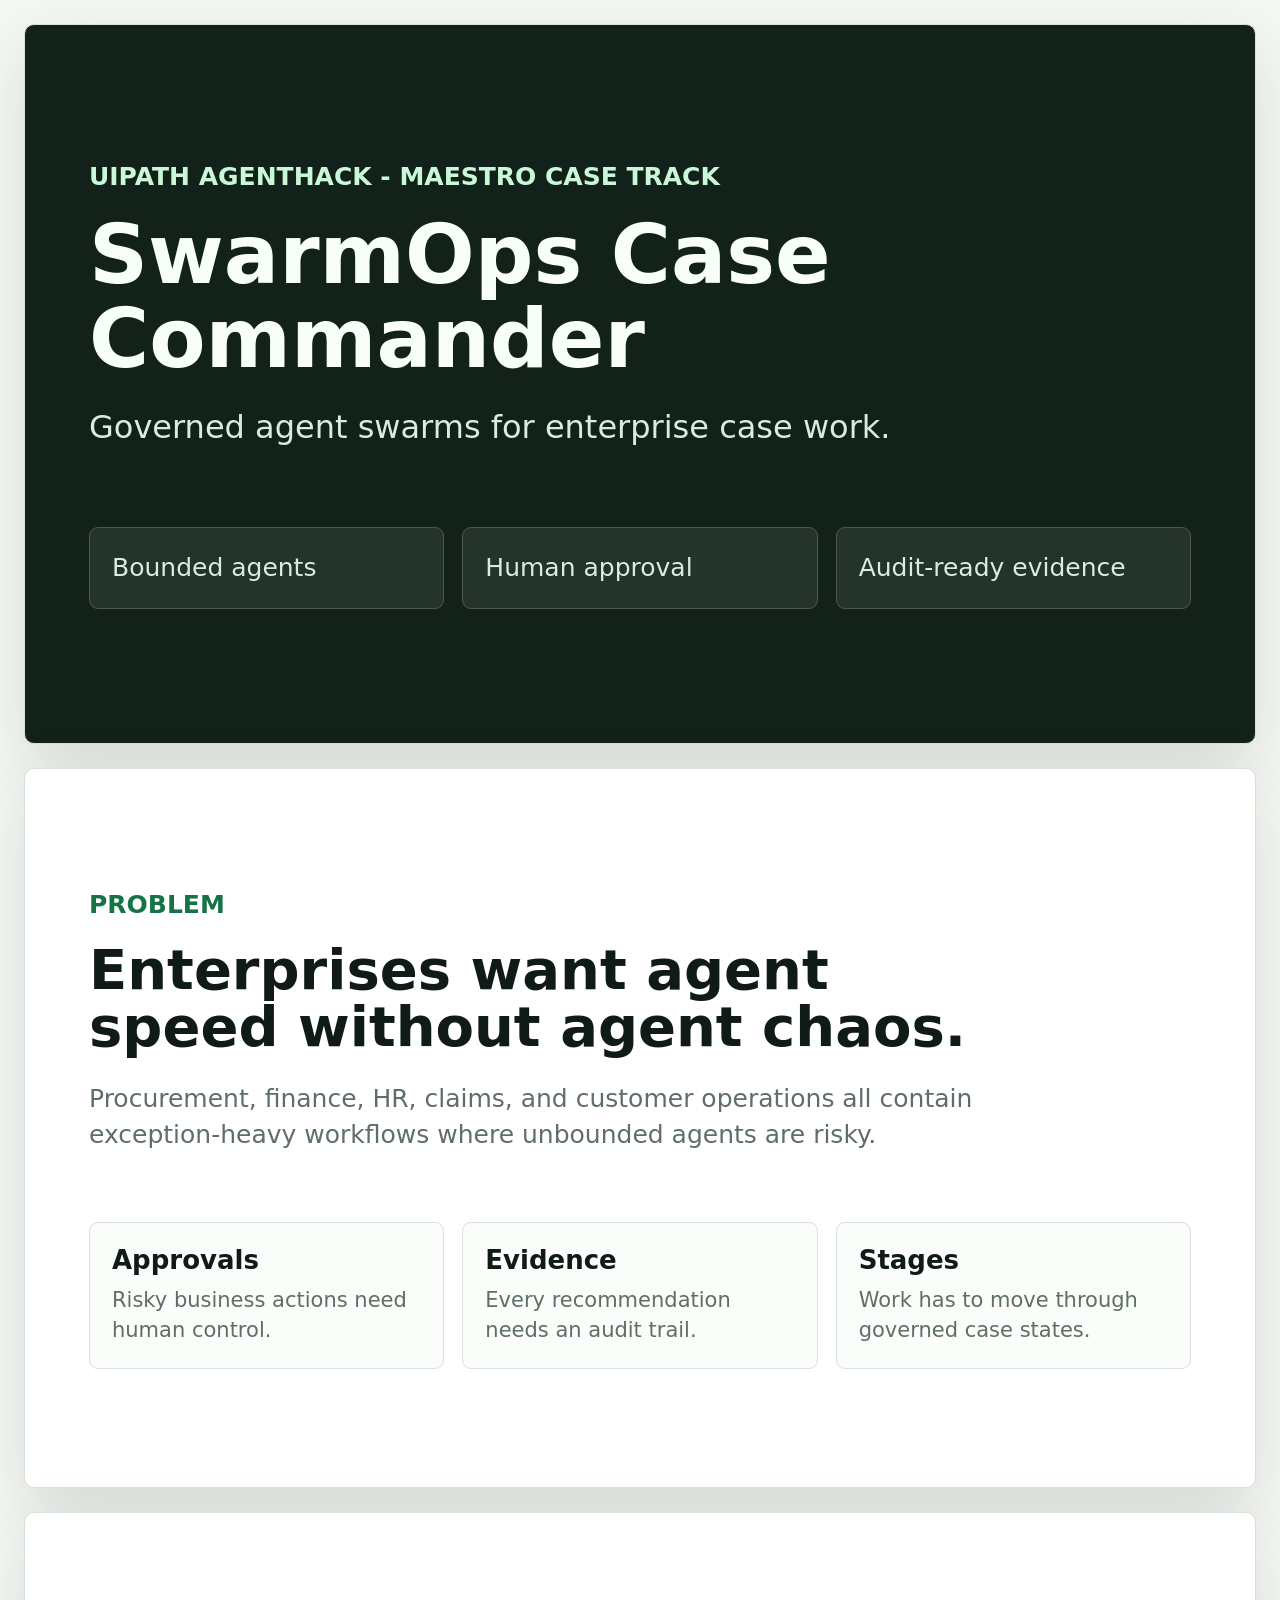
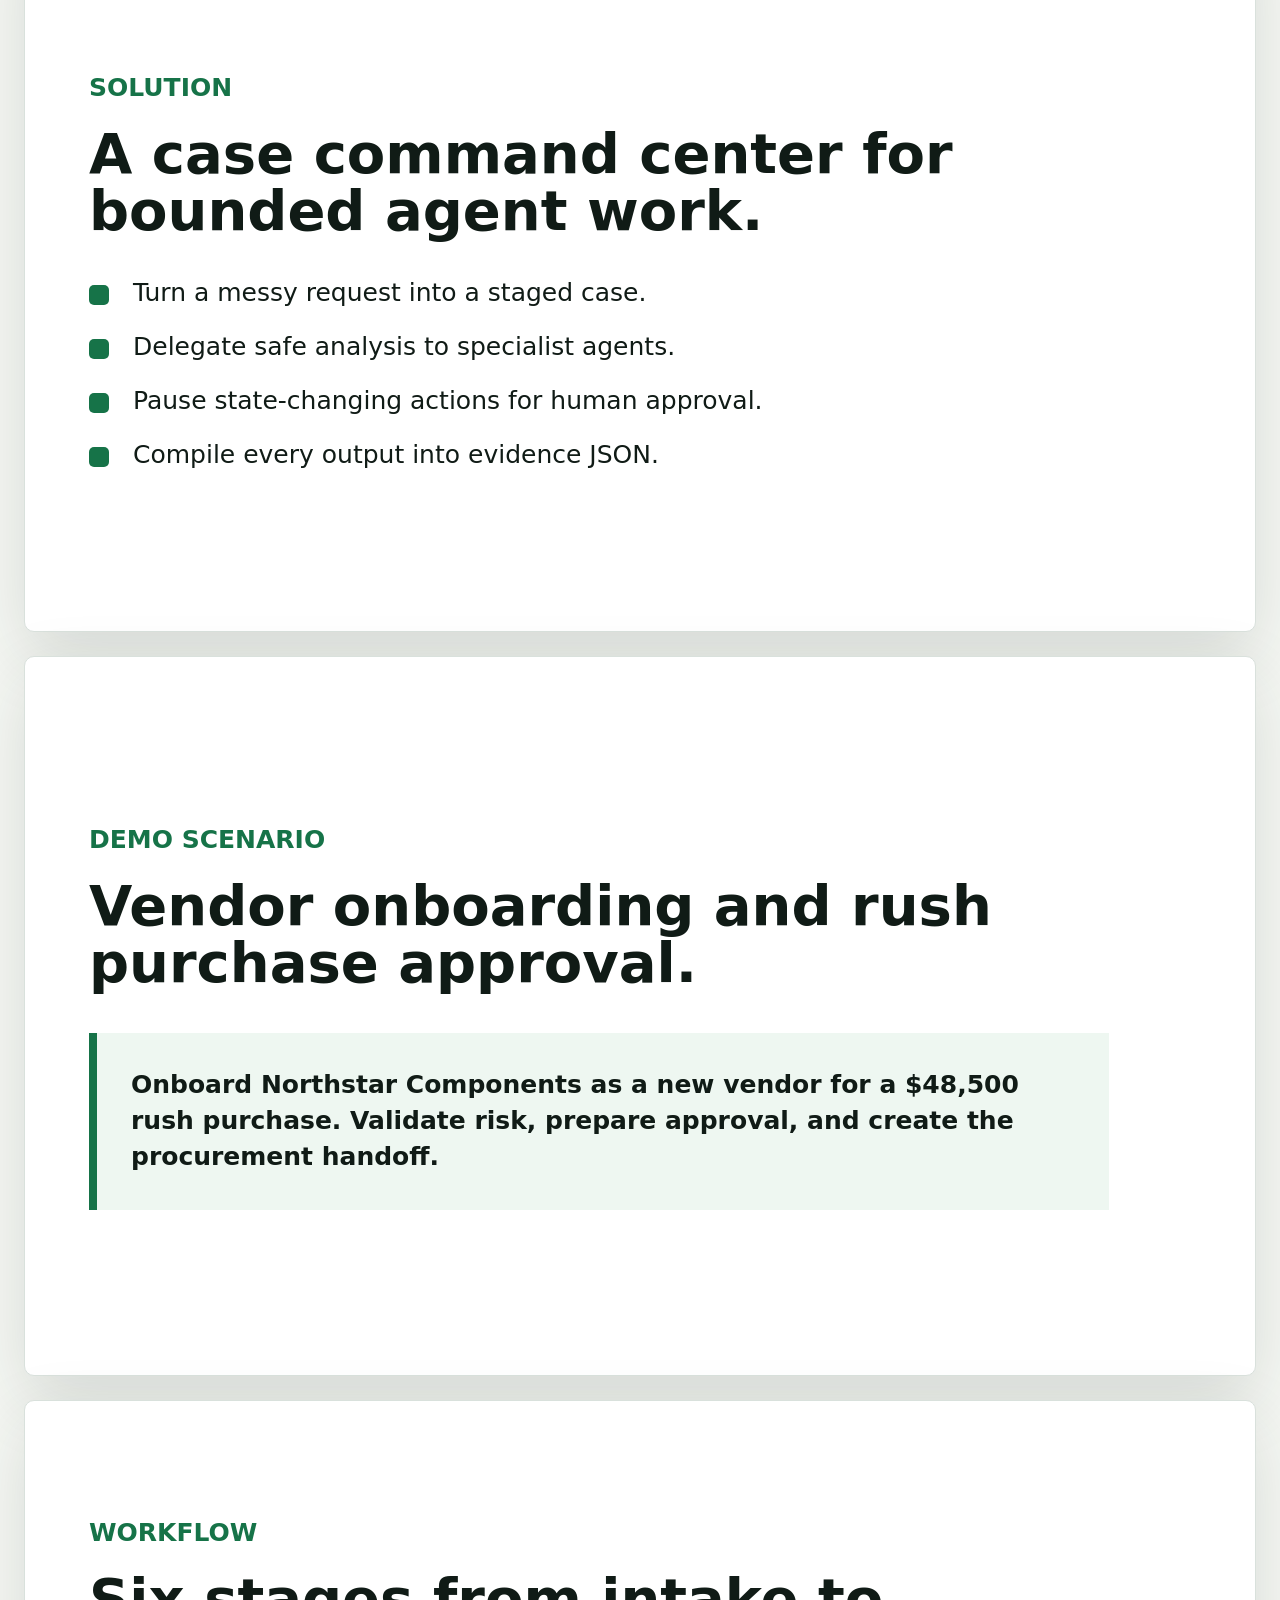
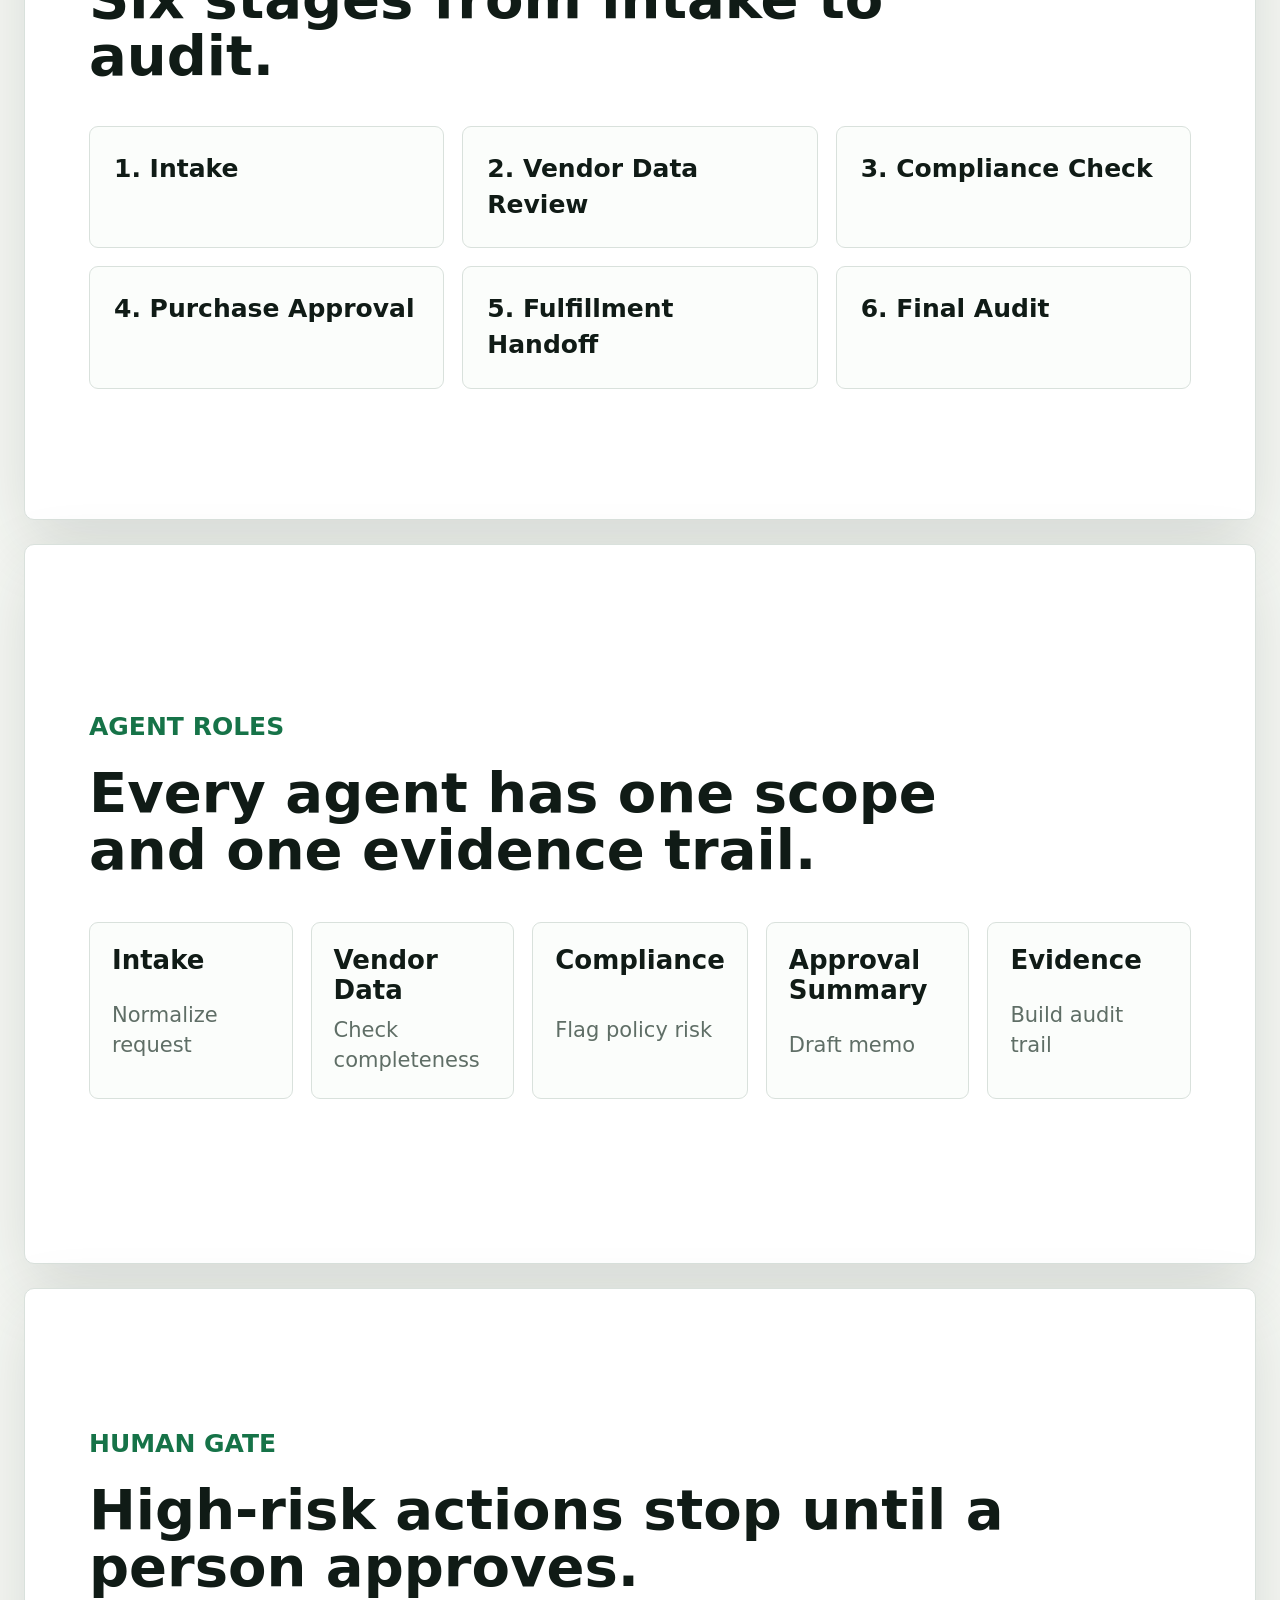
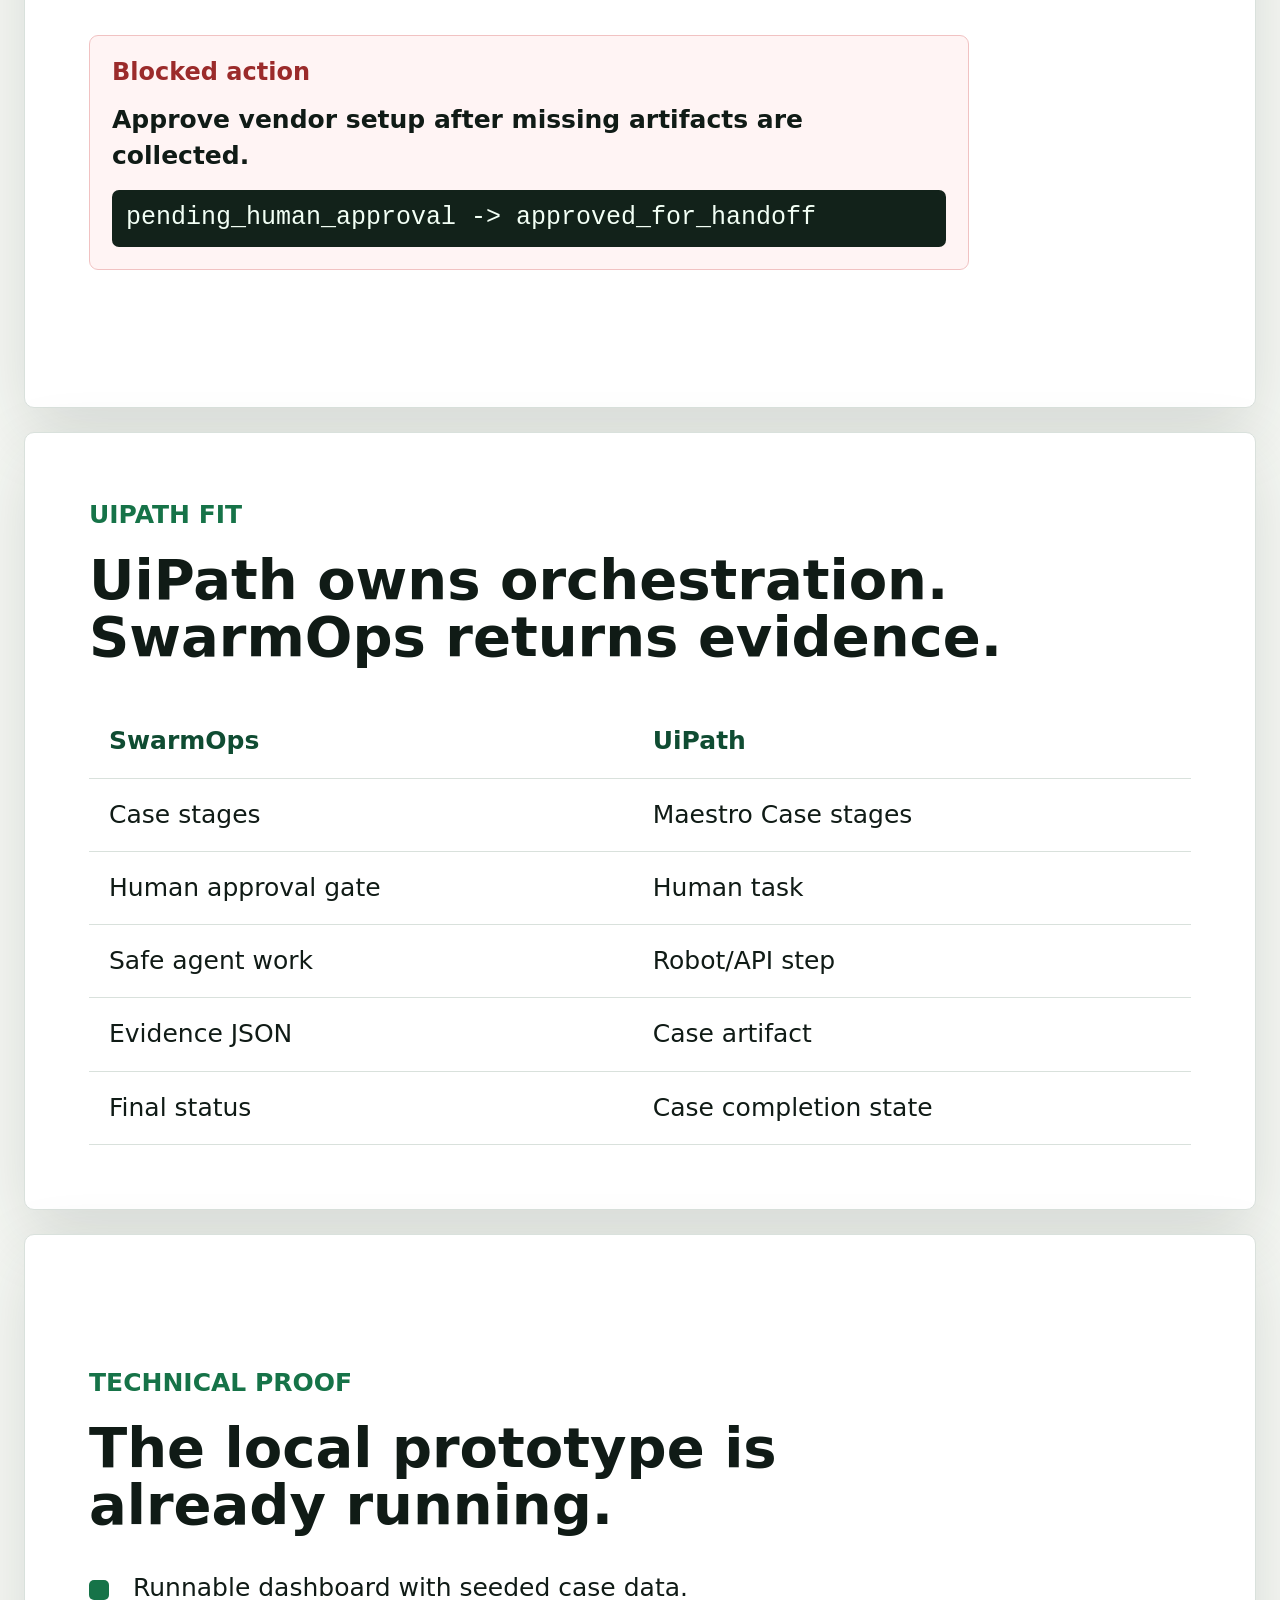
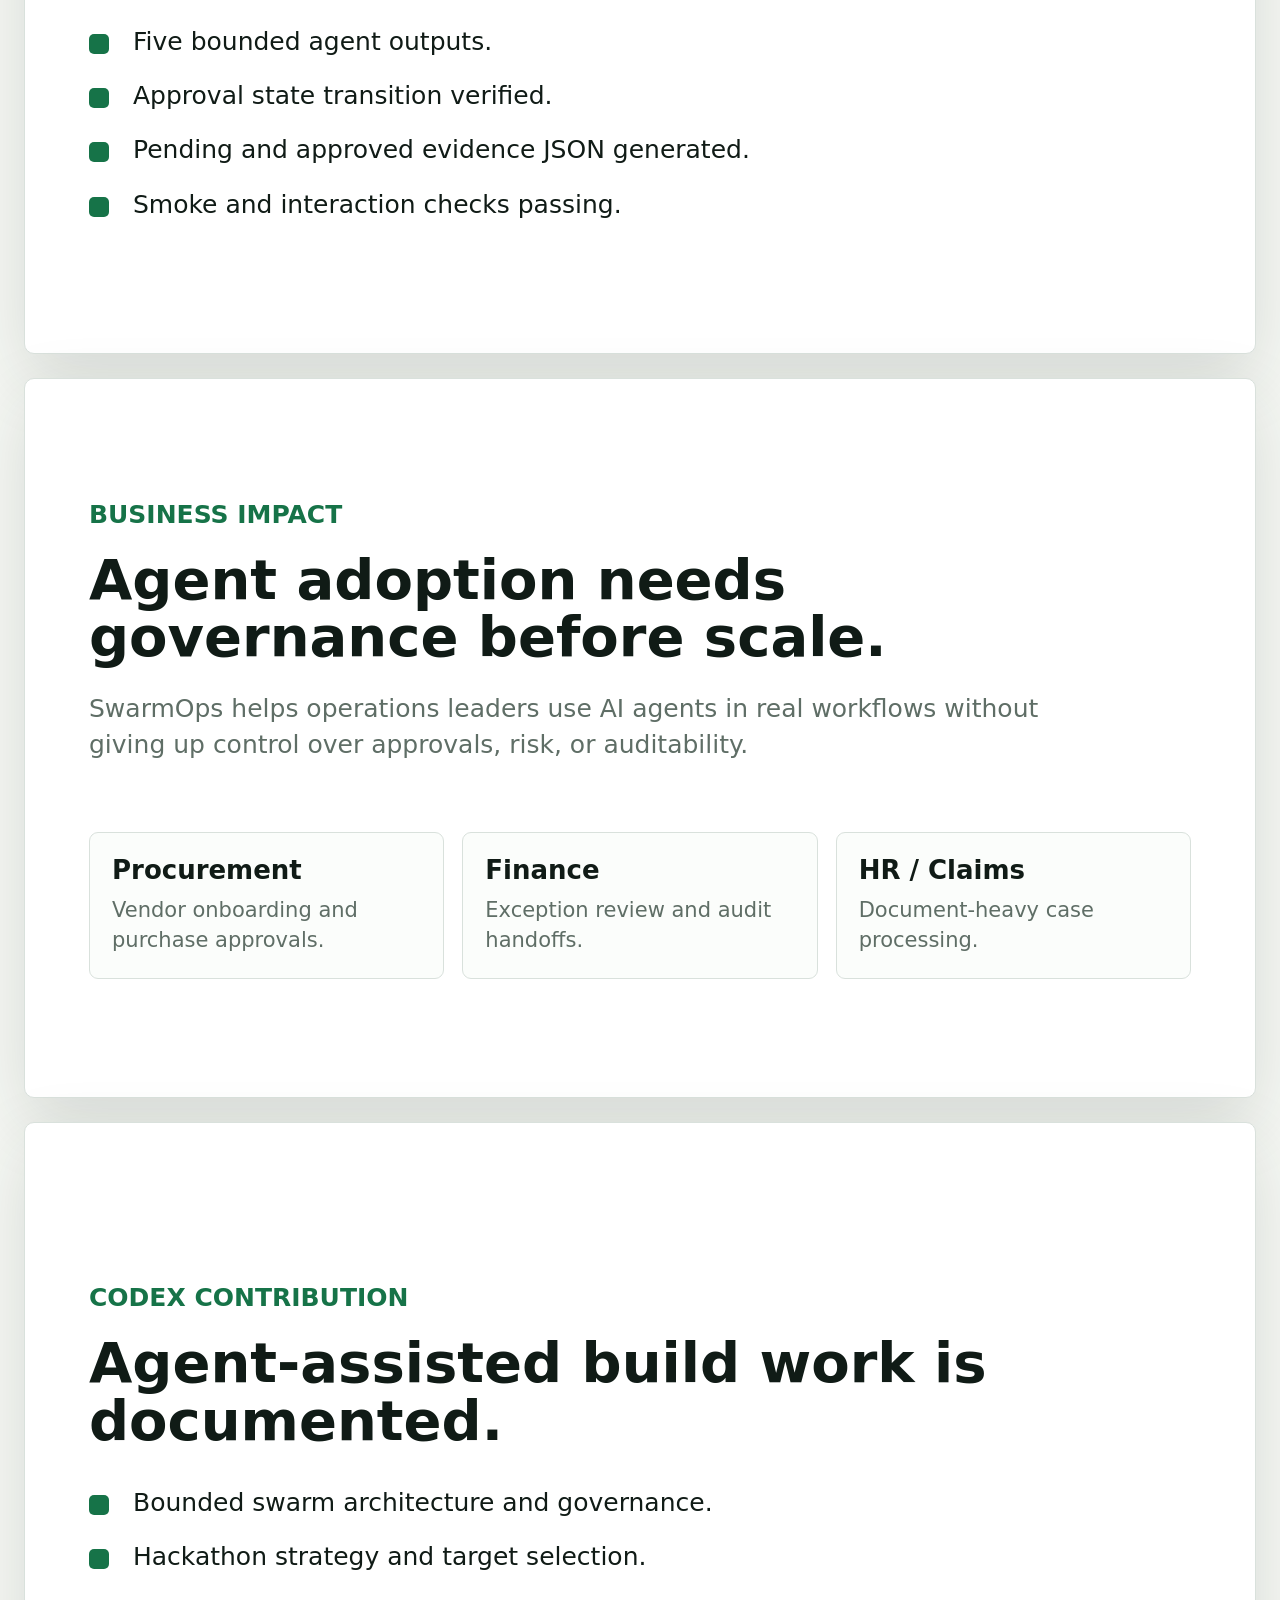
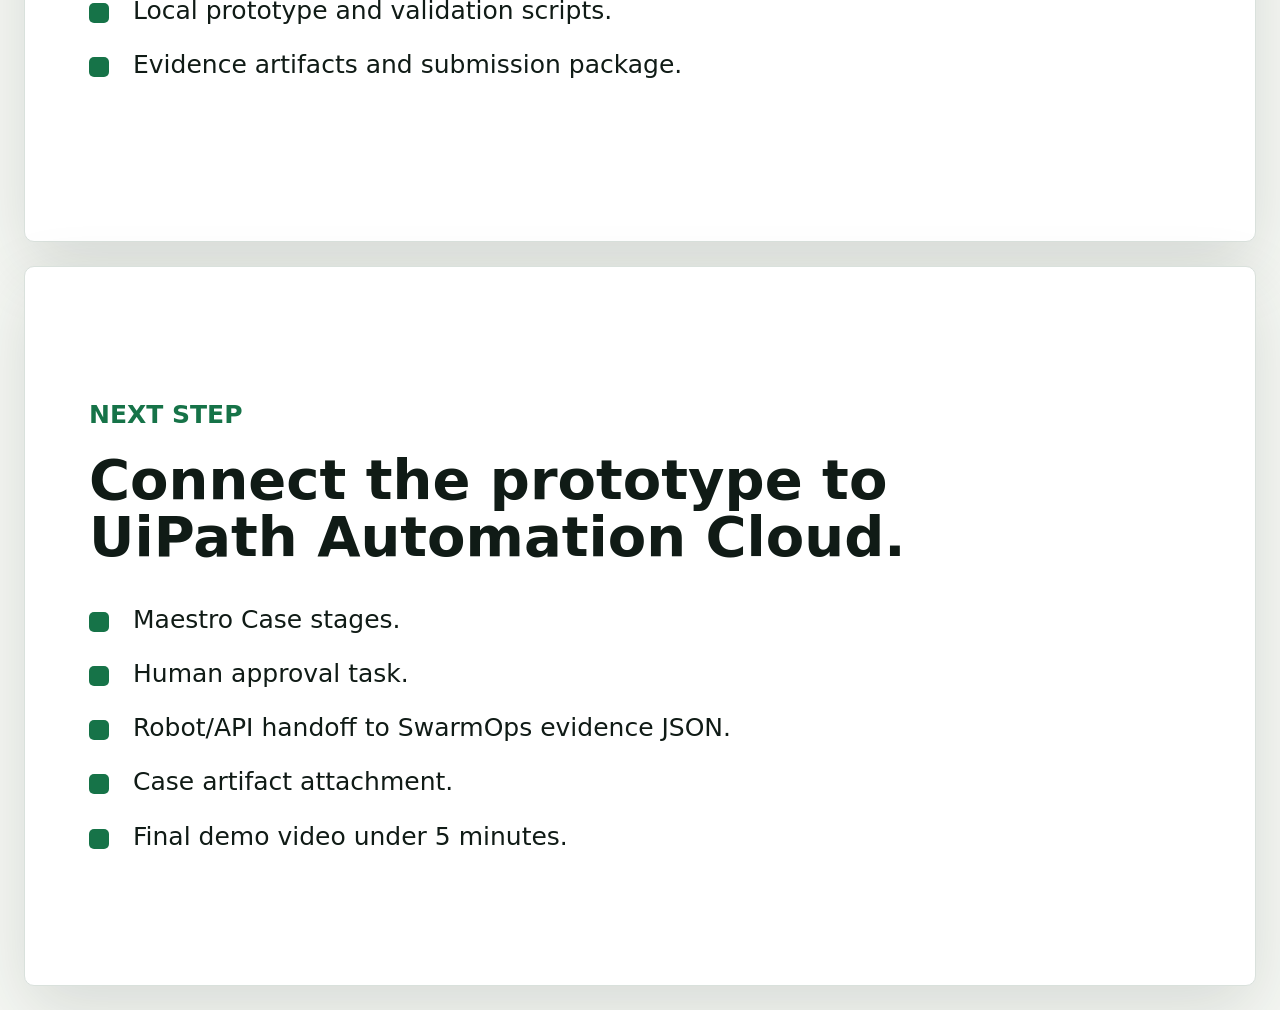
<file: deck/index.html>
<!doctype html>
<html lang="en">
  <head>
    <meta charset="utf-8">
    <meta name="viewport" content="width=device-width, initial-scale=1">
    <title>SwarmOps Case Commander Deck</title>
    <link rel="stylesheet" href="./slides.css">
  </head>
  <body>
    <main class="deck">
      <section class="slide title-slide">
        <p class="eyebrow">UiPath AgentHack - Maestro Case Track</p>
        <h1>SwarmOps Case Commander</h1>
        <p class="subtitle">Governed agent swarms for enterprise case work.</p>
        <div class="title-grid">
          <span>Bounded agents</span>
          <span>Human approval</span>
          <span>Audit-ready evidence</span>
        </div>
      </section>

      <section class="slide">
        <p class="eyebrow">Problem</p>
        <h2>Enterprises want agent speed without agent chaos.</h2>
        <p>Procurement, finance, HR, claims, and customer operations all contain exception-heavy workflows where unbounded agents are risky.</p>
        <div class="three-col">
          <article><strong>Approvals</strong><span>Risky business actions need human control.</span></article>
          <article><strong>Evidence</strong><span>Every recommendation needs an audit trail.</span></article>
          <article><strong>Stages</strong><span>Work has to move through governed case states.</span></article>
        </div>
      </section>

      <section class="slide">
        <p class="eyebrow">Solution</p>
        <h2>A case command center for bounded agent work.</h2>
        <ul class="check-list">
          <li>Turn a messy request into a staged case.</li>
          <li>Delegate safe analysis to specialist agents.</li>
          <li>Pause state-changing actions for human approval.</li>
          <li>Compile every output into evidence JSON.</li>
        </ul>
      </section>

      <section class="slide">
        <p class="eyebrow">Demo Scenario</p>
        <h2>Vendor onboarding and rush purchase approval.</h2>
        <blockquote>
          Onboard Northstar Components as a new vendor for a $48,500 rush purchase. Validate risk, prepare approval, and create the procurement handoff.
        </blockquote>
      </section>

      <section class="slide">
        <p class="eyebrow">Workflow</p>
        <h2>Six stages from intake to audit.</h2>
        <ol class="stage-flow">
          <li>Intake</li>
          <li>Vendor Data Review</li>
          <li>Compliance Check</li>
          <li>Purchase Approval</li>
          <li>Fulfillment Handoff</li>
          <li>Final Audit</li>
        </ol>
      </section>

      <section class="slide">
        <p class="eyebrow">Agent Roles</p>
        <h2>Every agent has one scope and one evidence trail.</h2>
        <div class="agent-grid">
          <article><strong>Intake</strong><span>Normalize request</span></article>
          <article><strong>Vendor Data</strong><span>Check completeness</span></article>
          <article><strong>Compliance</strong><span>Flag policy risk</span></article>
          <article><strong>Approval Summary</strong><span>Draft memo</span></article>
          <article><strong>Evidence</strong><span>Build audit trail</span></article>
        </div>
      </section>

      <section class="slide">
        <p class="eyebrow">Human Gate</p>
        <h2>High-risk actions stop until a person approves.</h2>
        <div class="gate-card">
          <strong>Blocked action</strong>
          <p>Approve vendor setup after missing artifacts are collected.</p>
          <code>pending_human_approval -> approved_for_handoff</code>
        </div>
      </section>

      <section class="slide">
        <p class="eyebrow">UiPath Fit</p>
        <h2>UiPath owns orchestration. SwarmOps returns evidence.</h2>
        <table>
          <thead><tr><th>SwarmOps</th><th>UiPath</th></tr></thead>
          <tbody>
            <tr><td>Case stages</td><td>Maestro Case stages</td></tr>
            <tr><td>Human approval gate</td><td>Human task</td></tr>
            <tr><td>Safe agent work</td><td>Robot/API step</td></tr>
            <tr><td>Evidence JSON</td><td>Case artifact</td></tr>
            <tr><td>Final status</td><td>Case completion state</td></tr>
          </tbody>
        </table>
      </section>

      <section class="slide">
        <p class="eyebrow">Technical Proof</p>
        <h2>The local prototype is already running.</h2>
        <ul class="check-list">
          <li>Runnable dashboard with seeded case data.</li>
          <li>Five bounded agent outputs.</li>
          <li>Approval state transition verified.</li>
          <li>Pending and approved evidence JSON generated.</li>
          <li>Smoke and interaction checks passing.</li>
        </ul>
      </section>

      <section class="slide">
        <p class="eyebrow">Business Impact</p>
        <h2>Agent adoption needs governance before scale.</h2>
        <p>SwarmOps helps operations leaders use AI agents in real workflows without giving up control over approvals, risk, or auditability.</p>
        <div class="three-col">
          <article><strong>Procurement</strong><span>Vendor onboarding and purchase approvals.</span></article>
          <article><strong>Finance</strong><span>Exception review and audit handoffs.</span></article>
          <article><strong>HR / Claims</strong><span>Document-heavy case processing.</span></article>
        </div>
      </section>

      <section class="slide">
        <p class="eyebrow">Codex Contribution</p>
        <h2>Agent-assisted build work is documented.</h2>
        <ul class="check-list">
          <li>Bounded swarm architecture and governance.</li>
          <li>Hackathon strategy and target selection.</li>
          <li>Local prototype and validation scripts.</li>
          <li>Evidence artifacts and submission package.</li>
        </ul>
      </section>

      <section class="slide">
        <p class="eyebrow">Next Step</p>
        <h2>Connect the prototype to UiPath Automation Cloud.</h2>
        <ul class="check-list">
          <li>Maestro Case stages.</li>
          <li>Human approval task.</li>
          <li>Robot/API handoff to SwarmOps evidence JSON.</li>
          <li>Case artifact attachment.</li>
          <li>Final demo video under 5 minutes.</li>
        </ul>
      </section>
    </main>
  </body>
</html>
</file>
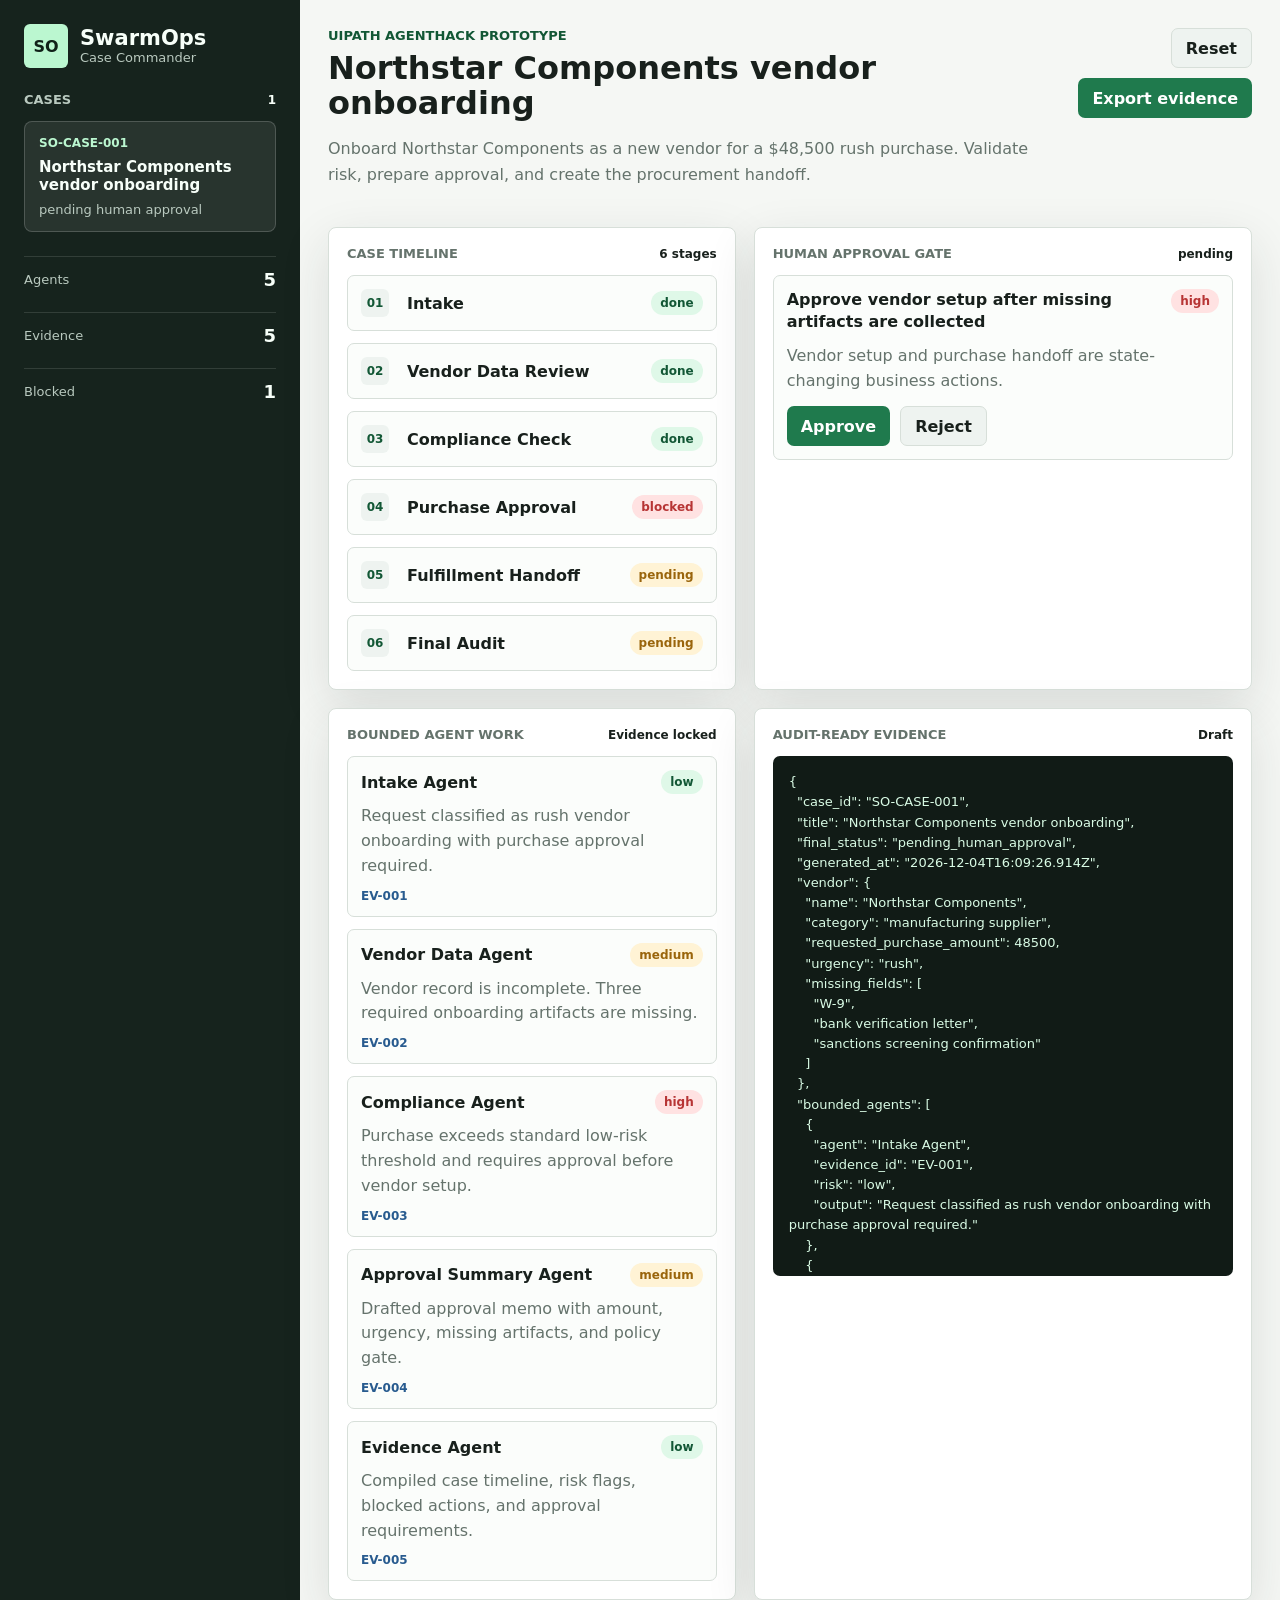
<file: prototype/index.html>
<!doctype html>
<html lang="en">
  <head>
    <meta charset="utf-8">
    <meta name="viewport" content="width=device-width, initial-scale=1">
    <title>SwarmOps Case Commander</title>
    <link rel="stylesheet" href="./styles.css">
  </head>
  <body>
    <main class="app-shell">
      <aside class="sidebar" aria-label="Case queue">
        <div class="brand">
          <div class="brand-mark">SO</div>
          <div>
            <h1>SwarmOps</h1>
            <p>Case Commander</p>
          </div>
        </div>

        <section class="queue-panel" aria-label="Active cases">
          <div class="section-heading">
            <span>Cases</span>
            <strong id="caseCount">1</strong>
          </div>
          <button class="case-row active" type="button" id="activeCaseButton">
            <span id="caseId">SO-CASE-001</span>
            <strong id="caseTitle">Vendor onboarding</strong>
            <em id="caseStatus">Pending approval</em>
          </button>
        </section>

        <section class="metrics" aria-label="Case metrics">
          <div>
            <span>Agents</span>
            <strong id="agentCount">5</strong>
          </div>
          <div>
            <span>Evidence</span>
            <strong id="evidenceCount">5</strong>
          </div>
          <div>
            <span>Blocked</span>
            <strong id="blockedCount">1</strong>
          </div>
        </section>
      </aside>

      <section class="workspace">
        <header class="case-header">
          <div>
            <p class="eyebrow">UiPath AgentHack Prototype</p>
            <h2 id="mainTitle">Northstar Components vendor onboarding</h2>
            <p id="requestText" class="request-text"></p>
          </div>
          <div class="header-actions">
            <button class="secondary" type="button" id="resetButton">Reset</button>
            <button class="primary" type="button" id="exportButton">Export evidence</button>
          </div>
        </header>

        <section class="command-grid">
          <section class="panel timeline-panel" aria-label="Case stages">
            <div class="section-heading">
              <span>Case timeline</span>
              <strong id="stageSummary">6 stages</strong>
            </div>
            <div id="stageList" class="stage-list"></div>
          </section>

          <section class="panel approval-panel" aria-label="Approval queue">
            <div class="section-heading">
              <span>Human approval gate</span>
              <strong id="approvalState">Pending</strong>
            </div>
            <div id="approvalQueue" class="approval-list"></div>
          </section>

          <section class="panel agent-panel" aria-label="Agent outputs">
            <div class="section-heading">
              <span>Bounded agent work</span>
              <strong>Evidence locked</strong>
            </div>
            <div id="agentList" class="agent-list"></div>
          </section>

          <section class="panel evidence-panel" aria-label="Evidence report">
            <div class="section-heading">
              <span>Audit-ready evidence</span>
              <strong id="reportState">Draft</strong>
            </div>
            <pre id="evidenceReport" class="evidence-report"></pre>
          </section>
        </section>
      </section>
    </main>

    <script src="./app.js"></script>
  </body>
</html>
</file>
<file: deck/slides.css>
:root {
  --ink: #101b16;
  --muted: #5f6e66;
  --line: #d9e1dc;
  --green: #167348;
  --green-dark: #0f4c32;
  --mint: #c9f7d7;
  --paper: #f6f8f4;
  --white: #ffffff;
}

* {
  box-sizing: border-box;
}

body {
  margin: 0;
  background: var(--paper);
  color: var(--ink);
  font-family: Inter, ui-sans-serif, system-ui, -apple-system, BlinkMacSystemFont, "Segoe UI", sans-serif;
}

.deck {
  display: grid;
  gap: 24px;
  padding: 24px;
}

.slide {
  width: min(1280px, calc(100vw - 48px));
  min-height: 720px;
  margin: 0 auto;
  padding: 64px;
  display: flex;
  flex-direction: column;
  justify-content: center;
  background: var(--white);
  border: 1px solid var(--line);
  border-radius: 10px;
  box-shadow: 0 24px 70px rgba(30, 42, 36, 0.14);
  page-break-after: always;
}

.title-slide {
  background: #12221a;
  color: #f8fff9;
}

.eyebrow {
  margin: 0 0 18px;
  color: var(--green);
  font-weight: 900;
  text-transform: uppercase;
  letter-spacing: 0;
}

.title-slide .eyebrow {
  color: var(--mint);
}

h1,
h2 {
  margin: 0;
  letter-spacing: 0;
  line-height: 1.02;
}

h1 {
  max-width: 900px;
  font-size: 82px;
}

h2 {
  max-width: 920px;
  font-size: 56px;
}

p,
li,
td,
th,
blockquote,
code,
span {
  font-size: 25px;
  line-height: 1.45;
}

p {
  max-width: 980px;
  color: var(--muted);
}

.title-slide p,
.title-slide span {
  color: #d6eee0;
}

.subtitle {
  margin-top: 24px;
  font-size: 32px;
}

.title-grid,
.three-col,
.agent-grid {
  display: grid;
  gap: 18px;
  margin-top: 44px;
}

.title-grid {
  grid-template-columns: repeat(3, 1fr);
}

.three-col {
  grid-template-columns: repeat(3, 1fr);
}

.agent-grid {
  grid-template-columns: repeat(5, 1fr);
}

.title-grid span,
article,
.gate-card {
  padding: 22px;
  border: 1px solid var(--line);
  border-radius: 9px;
  background: #fbfdfb;
}

.title-slide .title-grid span {
  border-color: rgba(255, 255, 255, 0.18);
  background: rgba(255, 255, 255, 0.08);
}

article {
  display: grid;
  gap: 10px;
}

article strong {
  font-size: 26px;
}

article span {
  color: var(--muted);
  font-size: 21px;
}

.check-list {
  display: grid;
  gap: 18px;
  margin: 36px 0 0;
  padding: 0;
  list-style: none;
}

.check-list li {
  position: relative;
  padding-left: 44px;
}

.check-list li::before {
  content: "";
  position: absolute;
  left: 0;
  top: 10px;
  width: 20px;
  height: 20px;
  border-radius: 5px;
  background: var(--green);
}

blockquote {
  margin: 42px 0 0;
  max-width: 1020px;
  padding: 34px;
  border-left: 8px solid var(--green);
  background: #eef7f1;
  font-weight: 800;
}

.stage-flow {
  display: grid;
  grid-template-columns: repeat(3, 1fr);
  gap: 18px;
  margin-top: 42px;
  padding: 0;
  list-style-position: inside;
}

.stage-flow li {
  padding: 24px;
  border: 1px solid var(--line);
  border-radius: 9px;
  background: #fbfdfb;
  font-weight: 900;
}

.gate-card {
  display: grid;
  gap: 16px;
  margin-top: 40px;
  max-width: 880px;
  border-color: #f1c2c2;
  background: #fff4f4;
}

.gate-card strong {
  color: #9b2b2b;
  font-size: 24px;
}

.gate-card p {
  margin: 0;
  color: var(--ink);
  font-weight: 850;
}

code {
  display: inline-block;
  padding: 10px 14px;
  color: #f2fff5;
  background: #12221a;
  border-radius: 7px;
  font-family: "Cascadia Mono", Consolas, monospace;
}

table {
  width: 100%;
  margin-top: 40px;
  border-collapse: collapse;
}

th,
td {
  padding: 18px 20px;
  text-align: left;
  border-bottom: 1px solid var(--line);
}

th {
  color: var(--green-dark);
}

@media print {
  body {
    background: white;
  }

  .deck {
    padding: 0;
    gap: 0;
  }

  .slide {
    width: 100vw;
    min-height: 100vh;
    border: 0;
    border-radius: 0;
    box-shadow: none;
  }
}
</file>
<file: prototype/styles.css>
:root {
  color-scheme: light;
  --bg: #f5f7f4;
  --surface: #ffffff;
  --surface-2: #eef3f0;
  --ink: #18201c;
  --muted: #65736c;
  --line: #d7dfd9;
  --green: #1f7a4d;
  --green-dark: #125735;
  --amber: #9a650c;
  --red: #b73535;
  --blue: #285b8f;
  --shadow: 0 16px 50px rgba(34, 45, 39, 0.12);
}

* {
  box-sizing: border-box;
}

body {
  margin: 0;
  min-width: 320px;
  min-height: 100vh;
  background: var(--bg);
  color: var(--ink);
  font-family: Inter, ui-sans-serif, system-ui, -apple-system, BlinkMacSystemFont, "Segoe UI", sans-serif;
}

button,
pre {
  font: inherit;
}

button {
  cursor: pointer;
}

.app-shell {
  display: grid;
  grid-template-columns: 300px minmax(0, 1fr);
  min-height: 100vh;
}

.sidebar {
  background: #16231d;
  color: #f7fff9;
  padding: 24px;
  display: flex;
  flex-direction: column;
  gap: 24px;
}

.brand {
  display: flex;
  align-items: center;
  gap: 12px;
}

.brand-mark {
  width: 44px;
  height: 44px;
  display: grid;
  place-items: center;
  background: #bbf7d0;
  color: #102118;
  font-weight: 900;
  border-radius: 6px;
}

.brand h1 {
  margin: 0;
  font-size: 21px;
  line-height: 1.1;
}

.brand p,
.queue-panel p,
.case-row em {
  margin: 0;
  color: #b9c9bf;
  font-size: 13px;
  font-style: normal;
}

.section-heading {
  display: flex;
  align-items: center;
  justify-content: space-between;
  gap: 12px;
  margin-bottom: 14px;
  color: var(--muted);
  font-size: 13px;
  font-weight: 700;
  text-transform: uppercase;
}

.section-heading strong {
  color: var(--ink);
  font-size: 12px;
  text-transform: none;
}

.sidebar .section-heading {
  color: #b9c9bf;
}

.sidebar .section-heading strong {
  color: #f7fff9;
}

.case-row {
  width: 100%;
  border: 1px solid rgba(255, 255, 255, 0.18);
  background: rgba(255, 255, 255, 0.08);
  color: #f7fff9;
  text-align: left;
  padding: 14px;
  border-radius: 8px;
  display: grid;
  gap: 8px;
}

.case-row span {
  color: #bbf7d0;
  font-size: 12px;
  font-weight: 800;
}

.case-row strong {
  font-size: 15px;
}

.metrics {
  display: grid;
  gap: 10px;
}

.metrics div {
  display: flex;
  justify-content: space-between;
  align-items: center;
  padding: 12px 0;
  border-top: 1px solid rgba(255, 255, 255, 0.12);
}

.metrics span {
  color: #b9c9bf;
  font-size: 13px;
}

.metrics strong {
  font-size: 18px;
}

.workspace {
  padding: 28px;
  min-width: 0;
}

.case-header {
  display: flex;
  align-items: flex-start;
  justify-content: space-between;
  gap: 20px;
  margin-bottom: 24px;
}

.eyebrow {
  margin: 0 0 8px;
  color: var(--green-dark);
  font-size: 13px;
  font-weight: 800;
  text-transform: uppercase;
}

.case-header h2 {
  margin: 0;
  max-width: 900px;
  font-size: 32px;
  line-height: 1.08;
  letter-spacing: 0;
}

.request-text {
  max-width: 980px;
  color: var(--muted);
  line-height: 1.6;
}

.header-actions {
  display: flex;
  gap: 10px;
  flex-wrap: wrap;
  justify-content: flex-end;
}

.primary,
.secondary,
.action-button {
  border: 0;
  border-radius: 7px;
  min-height: 40px;
  padding: 0 14px;
  font-weight: 800;
}

.primary,
.action-button.approve {
  background: var(--green);
  color: #fff;
}

.secondary,
.action-button.reject {
  background: var(--surface-2);
  color: var(--ink);
  border: 1px solid var(--line);
}

.command-grid {
  display: grid;
  grid-template-columns: minmax(280px, 0.9fr) minmax(320px, 1.1fr);
  gap: 18px;
}

.panel {
  background: var(--surface);
  border: 1px solid var(--line);
  border-radius: 8px;
  padding: 18px;
  box-shadow: var(--shadow);
  min-width: 0;
}

.timeline-panel,
.approval-panel {
  min-height: 310px;
}

.agent-panel,
.evidence-panel {
  min-height: 420px;
}

.stage-list,
.approval-list,
.agent-list {
  display: grid;
  gap: 12px;
}

.stage-item,
.approval-item,
.agent-item {
  border: 1px solid var(--line);
  border-radius: 7px;
  padding: 13px;
  background: #fbfdfb;
}

.stage-item {
  display: grid;
  grid-template-columns: 34px minmax(0, 1fr) auto;
  gap: 12px;
  align-items: center;
}

.stage-index {
  width: 28px;
  height: 28px;
  display: grid;
  place-items: center;
  border-radius: 6px;
  background: var(--surface-2);
  color: var(--green-dark);
  font-size: 12px;
  font-weight: 900;
}

.stage-name,
.agent-name {
  font-weight: 900;
}

.stage-status,
.risk-pill {
  display: inline-flex;
  align-items: center;
  justify-content: center;
  min-height: 24px;
  padding: 0 9px;
  border-radius: 999px;
  font-size: 12px;
  font-weight: 900;
  white-space: nowrap;
}

.stage-status.done,
.risk-pill.low {
  background: #dff8e8;
  color: var(--green-dark);
}

.stage-status.pending,
.risk-pill.medium {
  background: #fff3d5;
  color: var(--amber);
}

.risk-pill.high,
.stage-status.blocked {
  background: #ffe2e2;
  color: var(--red);
}

.approval-item {
  display: grid;
  gap: 12px;
}

.approval-title {
  display: flex;
  gap: 10px;
  align-items: flex-start;
  justify-content: space-between;
}

.approval-title strong {
  line-height: 1.35;
}

.approval-item p,
.agent-item p {
  margin: 0;
  color: var(--muted);
  line-height: 1.55;
}

.approval-actions {
  display: flex;
  flex-wrap: wrap;
  gap: 10px;
}

.agent-item {
  display: grid;
  gap: 10px;
}

.agent-meta {
  display: flex;
  align-items: center;
  justify-content: space-between;
  gap: 10px;
}

.evidence-id {
  color: var(--blue);
  font-size: 12px;
  font-weight: 900;
}

.evidence-report {
  margin: 0;
  min-height: 340px;
  max-height: 520px;
  overflow: auto;
  white-space: pre-wrap;
  word-break: break-word;
  background: #111b16;
  color: #d9fbe5;
  border-radius: 7px;
  padding: 16px;
  line-height: 1.55;
  font-size: 13px;
}

@media (max-width: 1050px) {
  .app-shell {
    grid-template-columns: 1fr;
  }

  .sidebar {
    min-height: auto;
  }

  .command-grid {
    grid-template-columns: 1fr;
  }
}

@media (max-width: 720px) {
  .workspace,
  .sidebar {
    padding: 18px;
  }

  .case-header {
    display: grid;
  }

  .case-header h2 {
    font-size: 25px;
  }

  .header-actions {
    justify-content: flex-start;
  }

  .stage-item {
    grid-template-columns: 32px minmax(0, 1fr);
  }

  .stage-status {
    grid-column: 2;
    justify-self: flex-start;
  }
}
</file>
